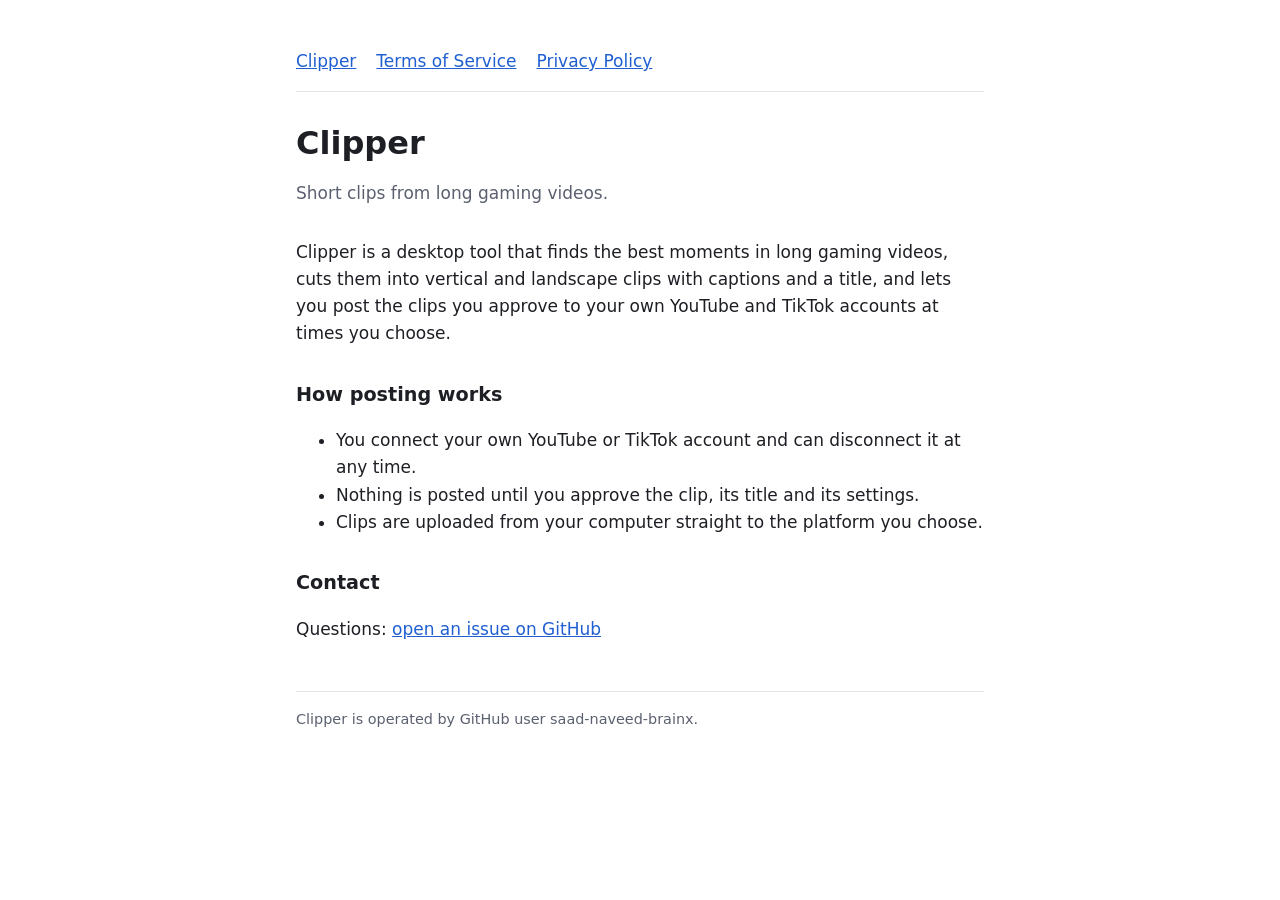
<file: index.html>
<!doctype html>
<html lang="en">
<head>
<meta charset="utf-8">
<meta name="viewport" content="width=device-width, initial-scale=1">
<meta name="description" content="Clipper turns long gaming videos into short clips and posts the ones you approve to YouTube and TikTok.">
<title>Clipper</title>
<link rel="stylesheet" href="style.css">
</head>
<body>
<main>
<nav><a href="index.html" aria-current="page">Clipper</a><a href="terms.html">Terms of Service</a><a href="privacy.html">Privacy Policy</a></nav>
<h1>Clipper</h1>
<p class="meta">Short clips from long gaming videos.</p>
<p>Clipper is a desktop tool that finds the best moments in long gaming videos, cuts them into vertical and landscape clips with captions and a title, and lets you post the clips you approve to your own YouTube and TikTok accounts at times you choose.</p>
<h2>How posting works</h2>
<ul>
  <li>You connect your own YouTube or TikTok account and can disconnect it at any time.</li>
  <li>Nothing is posted until you approve the clip, its title and its settings.</li>
  <li>Clips are uploaded from your computer straight to the platform you choose.</li>
</ul>
<h2>Contact</h2>
<p>Questions: <a href="https://github.com/saad-naveed-brainx/clipper-legal/issues" rel="noopener noreferrer">open an issue on GitHub</a></p>
<footer>Clipper is operated by GitHub user saad-naveed-brainx.</footer>
</main>
</body>
</html>
</file>
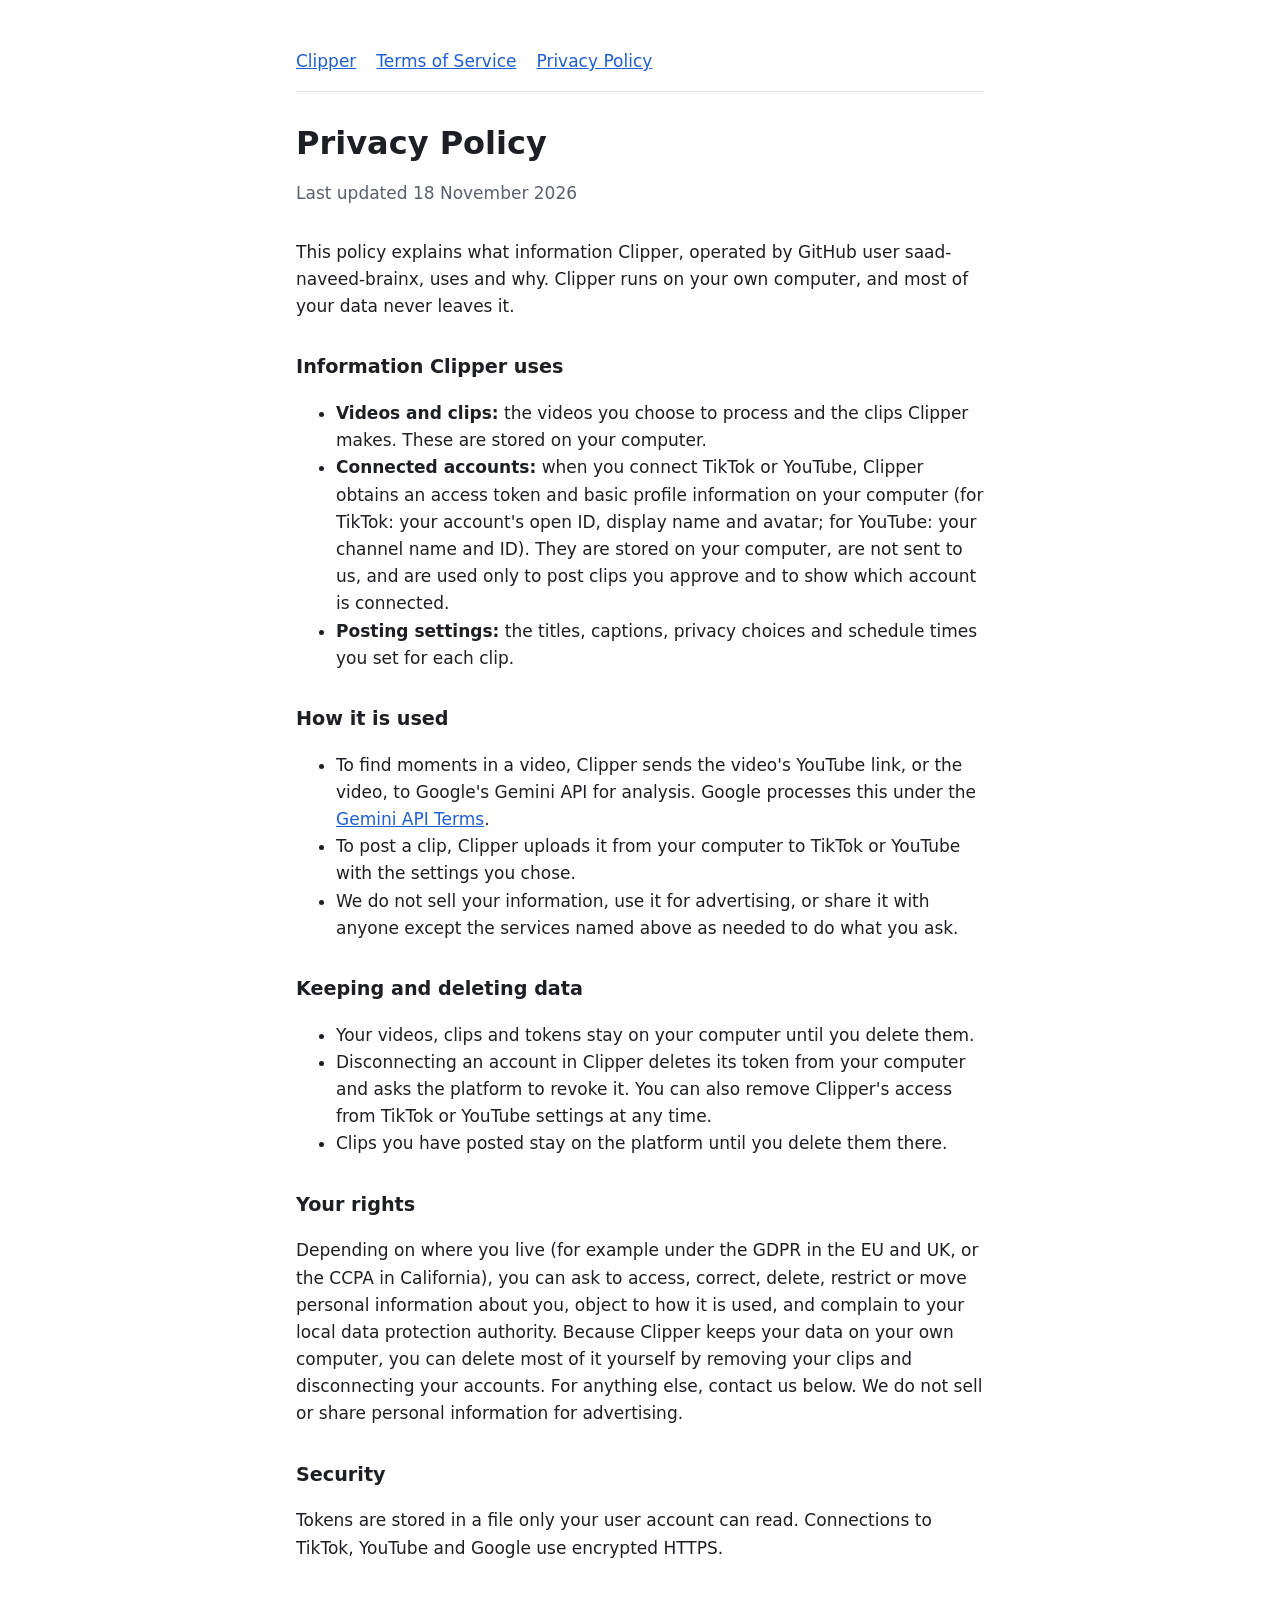
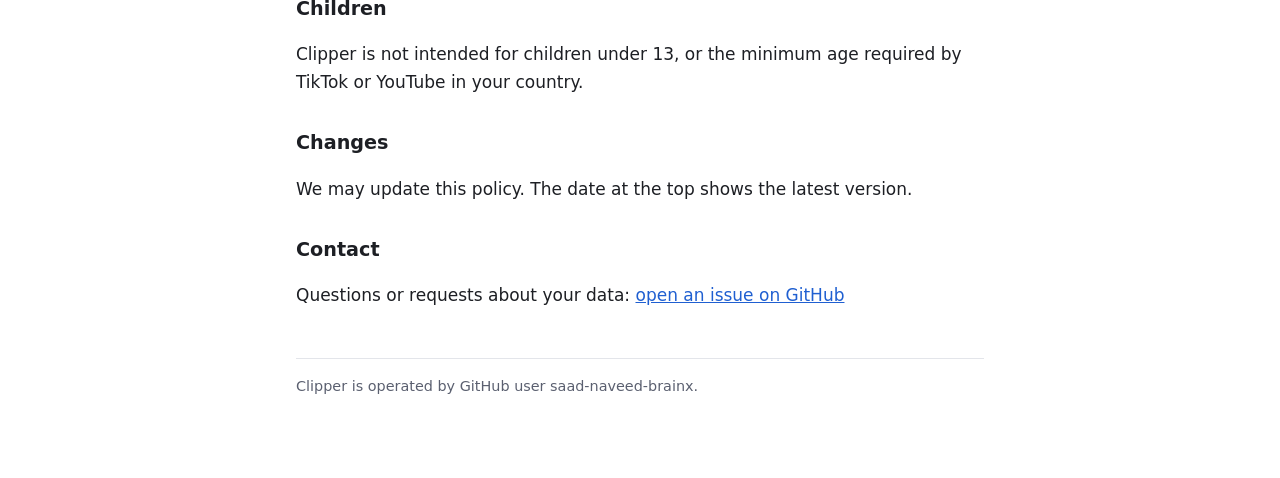
<file: privacy.html>
<!doctype html>
<html lang="en">
<head>
<meta charset="utf-8">
<meta name="viewport" content="width=device-width, initial-scale=1">
<meta name="description" content="What information Clipper uses, how it is used, and your choices.">
<title>Clipper Privacy Policy</title>
<link rel="stylesheet" href="style.css">
</head>
<body>
<main>
<nav><a href="index.html">Clipper</a><a href="terms.html">Terms of Service</a><a href="privacy.html" aria-current="page">Privacy Policy</a></nav>
<h1>Privacy Policy</h1>
<p class="meta">Last updated 18 November 2026</p>

<p>This policy explains what information Clipper, operated by GitHub user saad-naveed-brainx, uses and why. Clipper runs on your own computer, and most of your data never leaves it.</p>

<h2>Information Clipper uses</h2>
<ul>
  <li><strong>Videos and clips:</strong> the videos you choose to process and the clips Clipper makes. These are stored on your computer.</li>
  <li><strong>Connected accounts:</strong> when you connect TikTok or YouTube, Clipper obtains an access token and basic profile information on your computer (for TikTok: your account's open ID, display name and avatar; for YouTube: your channel name and ID). They are stored on your computer, are not sent to us, and are used only to post clips you approve and to show which account is connected.</li>
  <li><strong>Posting settings:</strong> the titles, captions, privacy choices and schedule times you set for each clip.</li>
</ul>

<h2>How it is used</h2>
<ul>
  <li>To find moments in a video, Clipper sends the video's YouTube link, or the video, to Google's Gemini API for analysis. Google processes this under the <a href="https://ai.google.dev/gemini-api/terms" rel="noopener noreferrer">Gemini API Terms</a>.</li>
  <li>To post a clip, Clipper uploads it from your computer to TikTok or YouTube with the settings you chose.</li>
  <li>We do not sell your information, use it for advertising, or share it with anyone except the services named above as needed to do what you ask.</li>
</ul>

<h2>Keeping and deleting data</h2>
<ul>
  <li>Your videos, clips and tokens stay on your computer until you delete them.</li>
  <li>Disconnecting an account in Clipper deletes its token from your computer and asks the platform to revoke it. You can also remove Clipper's access from TikTok or YouTube settings at any time.</li>
  <li>Clips you have posted stay on the platform until you delete them there.</li>
</ul>

<h2>Your rights</h2>
<p>Depending on where you live (for example under the GDPR in the EU and UK, or the CCPA in California), you can ask to access, correct, delete, restrict or move personal information about you, object to how it is used, and complain to your local data protection authority. Because Clipper keeps your data on your own computer, you can delete most of it yourself by removing your clips and disconnecting your accounts. For anything else, contact us below. We do not sell or share personal information for advertising.</p>

<h2>Security</h2>
<p>Tokens are stored in a file only your user account can read. Connections to TikTok, YouTube and Google use encrypted HTTPS.</p>

<h2>Children</h2>
<p>Clipper is not intended for children under 13, or the minimum age required by TikTok or YouTube in your country.</p>

<h2>Changes</h2>
<p>We may update this policy. The date at the top shows the latest version.</p>

<h2>Contact</h2>
<p>Questions or requests about your data: <a href="https://github.com/saad-naveed-brainx/clipper-legal/issues" rel="noopener noreferrer">open an issue on GitHub</a></p>
<footer>Clipper is operated by GitHub user saad-naveed-brainx.</footer>
</main>
</body>
</html>
</file>
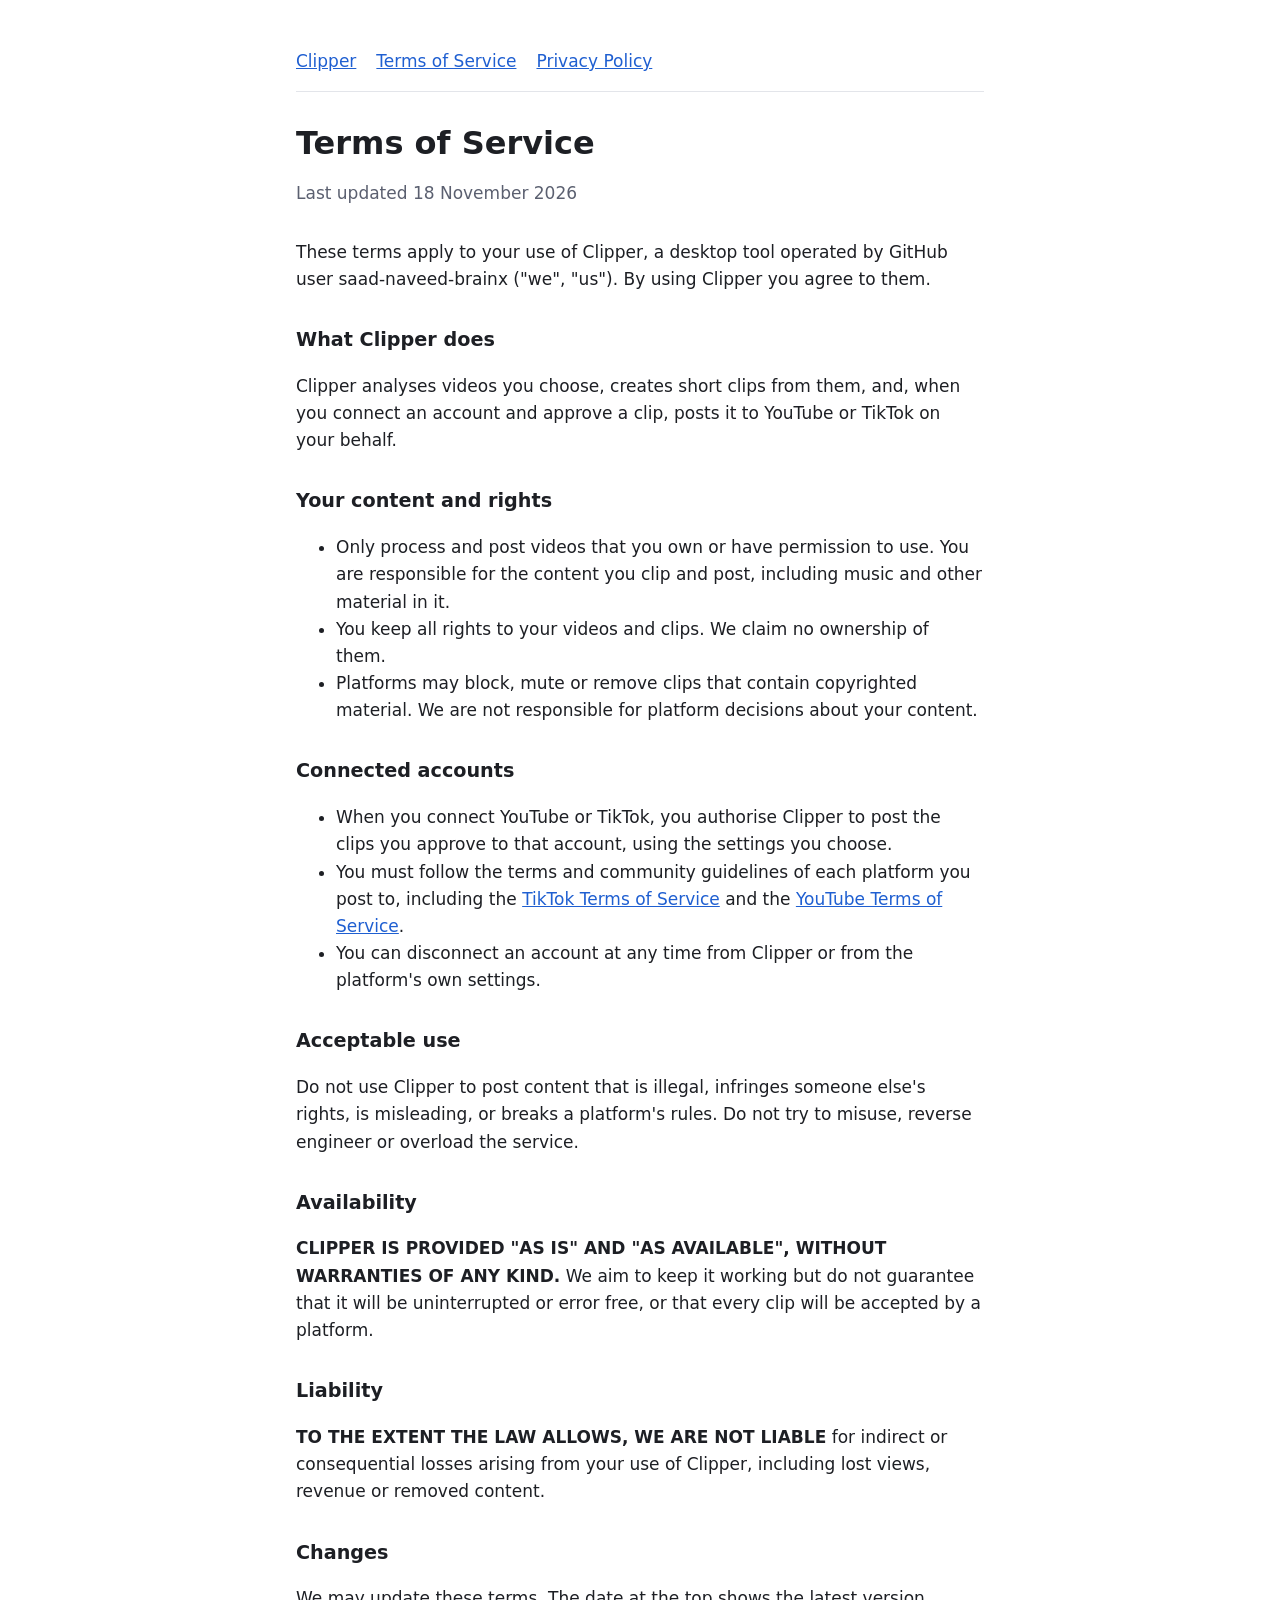
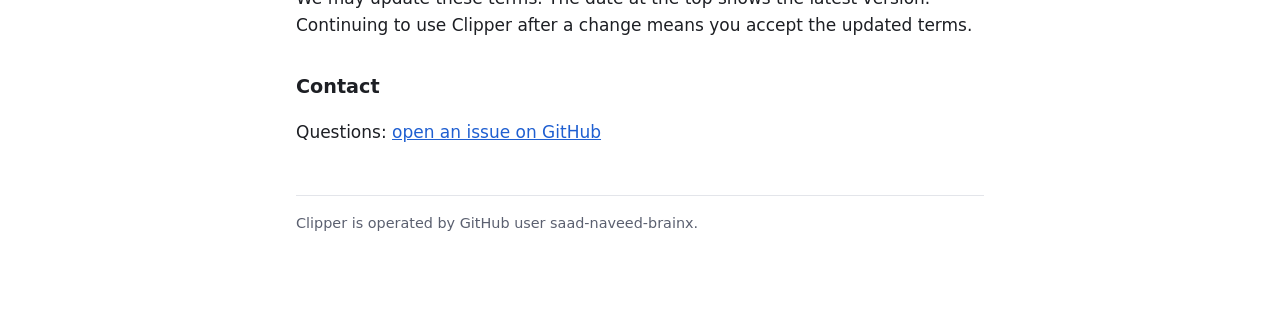
<file: terms.html>
<!doctype html>
<html lang="en">
<head>
<meta charset="utf-8">
<meta name="viewport" content="width=device-width, initial-scale=1">
<meta name="description" content="The terms for using Clipper and posting clips to YouTube and TikTok.">
<title>Clipper Terms of Service</title>
<link rel="stylesheet" href="style.css">
</head>
<body>
<main>
<nav><a href="index.html">Clipper</a><a href="terms.html" aria-current="page">Terms of Service</a><a href="privacy.html">Privacy Policy</a></nav>
<h1>Terms of Service</h1>
<p class="meta">Last updated 18 November 2026</p>

<p>These terms apply to your use of Clipper, a desktop tool operated by GitHub user saad-naveed-brainx ("we", "us"). By using Clipper you agree to them.</p>

<h2>What Clipper does</h2>
<p>Clipper analyses videos you choose, creates short clips from them, and, when you connect an account and approve a clip, posts it to YouTube or TikTok on your behalf.</p>

<h2>Your content and rights</h2>
<ul>
  <li>Only process and post videos that you own or have permission to use. You are responsible for the content you clip and post, including music and other material in it.</li>
  <li>You keep all rights to your videos and clips. We claim no ownership of them.</li>
  <li>Platforms may block, mute or remove clips that contain copyrighted material. We are not responsible for platform decisions about your content.</li>
</ul>

<h2>Connected accounts</h2>
<ul>
  <li>When you connect YouTube or TikTok, you authorise Clipper to post the clips you approve to that account, using the settings you choose.</li>
  <li>You must follow the terms and community guidelines of each platform you post to, including the <a href="https://www.tiktok.com/legal/terms-of-service" rel="noopener noreferrer">TikTok Terms of Service</a> and the <a href="https://www.youtube.com/t/terms" rel="noopener noreferrer">YouTube Terms of Service</a>.</li>
  <li>You can disconnect an account at any time from Clipper or from the platform's own settings.</li>
</ul>

<h2>Acceptable use</h2>
<p>Do not use Clipper to post content that is illegal, infringes someone else's rights, is misleading, or breaks a platform's rules. Do not try to misuse, reverse engineer or overload the service.</p>

<h2>Availability</h2>
<p><strong>CLIPPER IS PROVIDED "AS IS" AND "AS AVAILABLE", WITHOUT WARRANTIES OF ANY KIND.</strong> We aim to keep it working but do not guarantee that it will be uninterrupted or error free, or that every clip will be accepted by a platform.</p>

<h2>Liability</h2>
<p><strong>TO THE EXTENT THE LAW ALLOWS, WE ARE NOT LIABLE</strong> for indirect or consequential losses arising from your use of Clipper, including lost views, revenue or removed content.</p>

<h2>Changes</h2>
<p>We may update these terms. The date at the top shows the latest version. Continuing to use Clipper after a change means you accept the updated terms.</p>

<h2>Contact</h2>
<p>Questions: <a href="https://github.com/saad-naveed-brainx/clipper-legal/issues" rel="noopener noreferrer">open an issue on GitHub</a></p>
<footer>Clipper is operated by GitHub user saad-naveed-brainx.</footer>
</main>
</body>
</html>
</file>
<file: style.css>
:root { --text: #1d1f24; --muted: #5b6070; --line: #e3e5ea; --link: #1f5fd1; --bg: #ffffff; }
@media (prefers-color-scheme: dark) {
  :root { --text: #e8e9ec; --muted: #a3a8b5; --line: #2c2f36; --link: #7aa7ff; --bg: #15171b; }
}
* { box-sizing: border-box; }
body { margin: 0; background: var(--bg); color: var(--text); font: 17px/1.6 system-ui, -apple-system, BlinkMacSystemFont, "Segoe UI", Roboto, sans-serif; }
main { max-width: 720px; margin: 0 auto; padding: 48px 16px 80px; }
h1 { font-size: 2rem; line-height: 1.2; margin: 0 0 8px; }
h2 { font-size: 1.2rem; margin: 32px 0 8px; }
p, li { color: var(--text); }
.meta { color: var(--muted); margin-bottom: 32px; }
a { color: var(--link); }
nav { display: flex; gap: 20px; padding-bottom: 16px; border-bottom: 1px solid var(--line); margin-bottom: 32px; }
footer { margin-top: 48px; padding-top: 16px; border-top: 1px solid var(--line); color: var(--muted); font-size: 0.9rem; }
</file>
